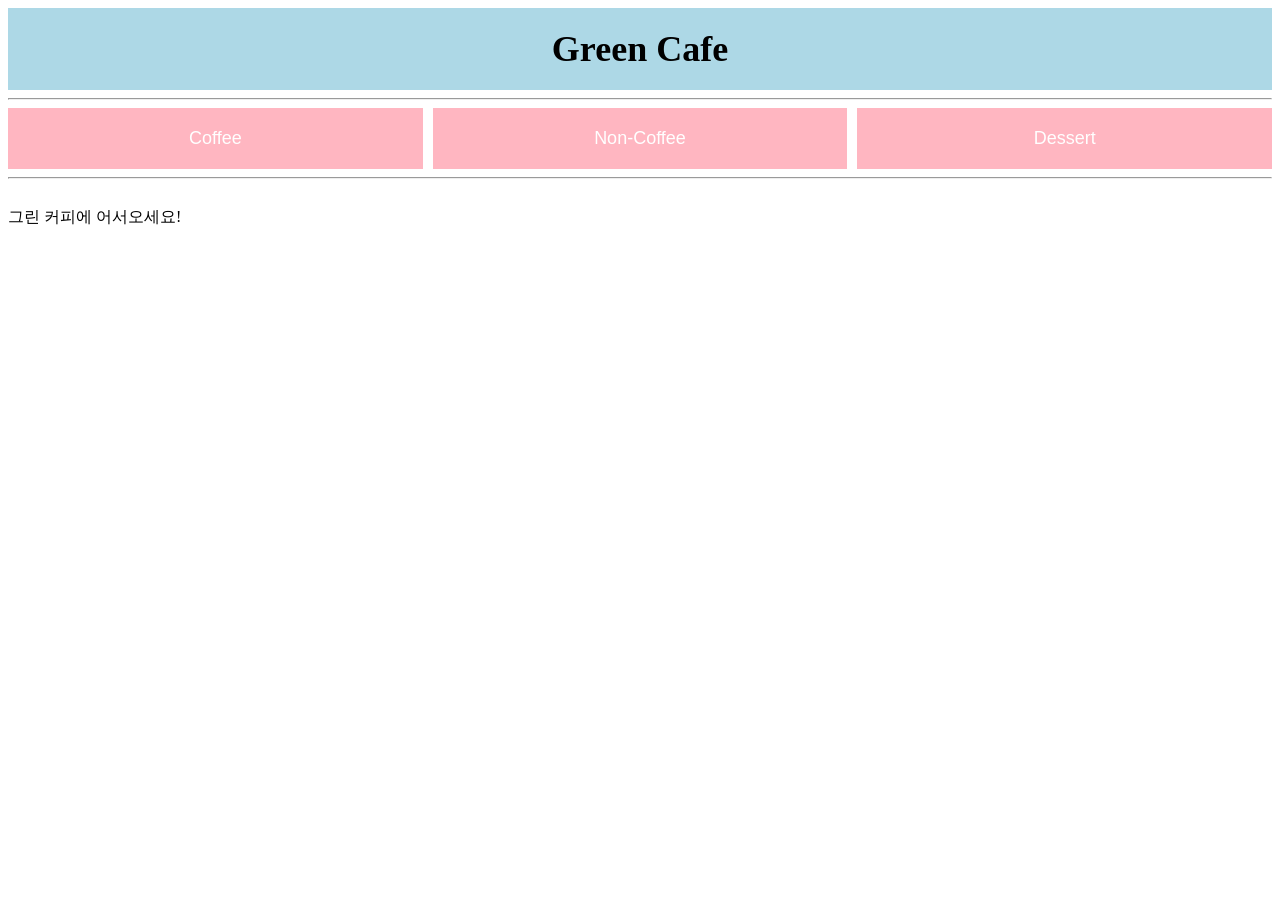
<file: index.html>
<!DOCTYPE html>
<html lang="ko">

<head>
    <meta charset="UTF-8">
    <meta name="viewport" content="width=device-width, initial-scale=1.0">
    <title>Green Cafe</title>

    <style>
        header {
            font-size: 36px;
            font-weight: bold;
            text-align: center;
            background-color: lightblue;
            padding: 20px;
        }

        .grid-container {
            display: grid;
            grid-template-columns: repeat(3, 1fr);
            gap: 10px;
        }

        .grid-item {
            background-color: lightpink;
            padding: 20px;
            text-align: center;
            color: white;
            border: none;
            font-size: 18px;
            cursor: pointer;
        }

        .grid-item:hover {
            background-color: hotpink;
        }

        .content-container {
            display: grid;
            grid-template-columns: repeat(3, 1fr);
            gap: 20px;
            padding: 20px 0;
        }

        .menu-card {
            border: 1px solid lightgray;
            border-radius: 10px;
            padding: 15px;
            text-align: center;
            background-color: seashell;
        }

        .menu-card img {
            width: 100%;
            height: 180px;
            object-fit: cover;
            border-radius: 8px;
        }

        .menu-card h3 {
            color: black;
        }

        .menu-card p {
            color: orange;
            font-weight: bold;
        }

        
    </style>
</head>

<body>

    <header>Green Cafe</header>

    <hr>

    <div class="grid-container">
        <button class="grid-item" data-file="coffee_menu.txt">
            Coffee
        </button>

        <button class="grid-item" data-file="non_coffee_menu.txt">
            Non-Coffee
        </button>

        <button class="grid-item" data-file="dessert_menu.txt">
            Dessert
        </button>
    </div>

    <hr>

    <div class="content-container">
        그린 커피에 어서오세요!
    </div>

    <script>

        const buttons = document.querySelectorAll(".grid-item");
        const content = document.querySelector(".content-container");

        buttons.forEach(function (button) {

            button.addEventListener("click", function () {

                const fileName = button.dataset.file;

                const xhttp = new XMLHttpRequest();

                xhttp.open("GET", fileName);

                xhttp.onload = function () {
                    
                    const menus = JSON.parse(xhttp.responseText);

                    //메뉴 비우기
                    content.innerHTML = "";

                    //메뉴 하나씩 화면에 출력
                    menus.forEach(function (menu) {

                        const card = document.createElement("div");
                        card.className = "menu-card";

                        card.innerHTML = `
                                    <img src="${menu.사진}" alt="${menu.이름}">
                                    <h3>${menu.이름}</h3>
                                    <p>${menu.가격.toLocaleString()}원</p>`;

                        content.appendChild(card);
                    });

                };

                xhttp.send();
            });
        });
    </script>

</body>

</html>
</file>
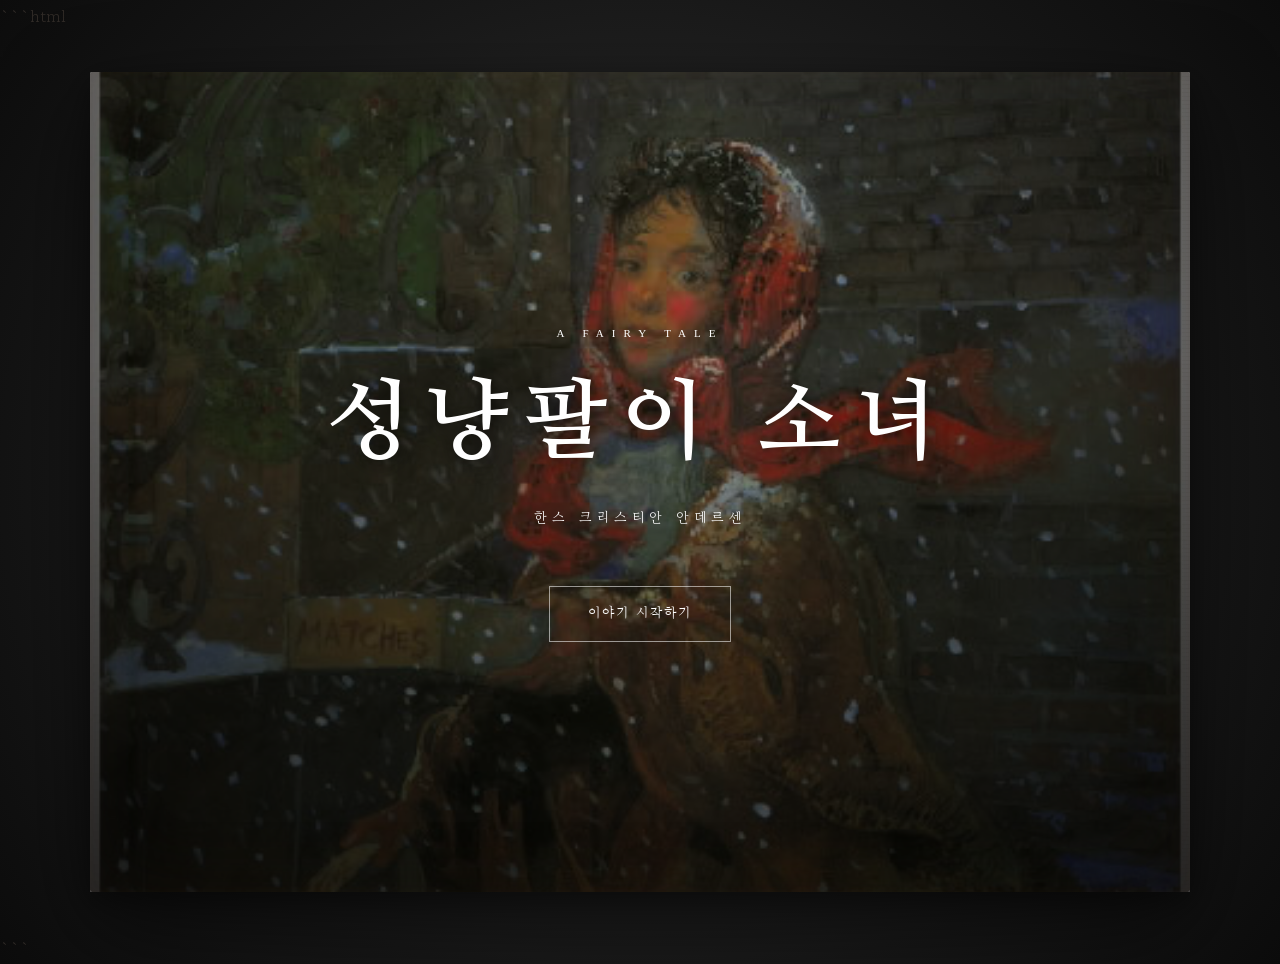
<file: fairytale/index.html>
```html
<!DOCTYPE html>
<html lang="ko">

<head>
    <meta charset="UTF-8">
    <meta name="viewport" content="width=device-width, initial-scale=1.0">

    <title>성냥팔이 소녀</title>

    <link rel="preconnect" href="https://fonts.googleapis.com">
    <link rel="preconnect" href="https://fonts.gstatic.com" crossorigin>

    <link href="https://fonts.googleapis.com/css2?family=Gowun+Batang&family=Nanum+Myeongjo:wght@400;700&display=swap" rel="stylesheet">

    <link rel="stylesheet" href="style.css">
</head>

<body>

    <main class="book cover">

        <div class="cover-image">
            <img src="images/cover.jpg" alt="눈 내리는 겨울밤의 성냥팔이 소녀">
        </div>

        <div class="cover-overlay"></div>

        <div class="cover-content">

            <p class="cover-small">
                A FAIRY TALE
            </p>

            <h1>성냥팔이 소녀</h1>

            <p class="cover-author">
                한스 크리스티안 안데르센
            </p>

            <a href="page1.html" class="start-button">
                이야기 시작하기
            </a>

        </div>

    </main>

</body>
</html>
```
</file>
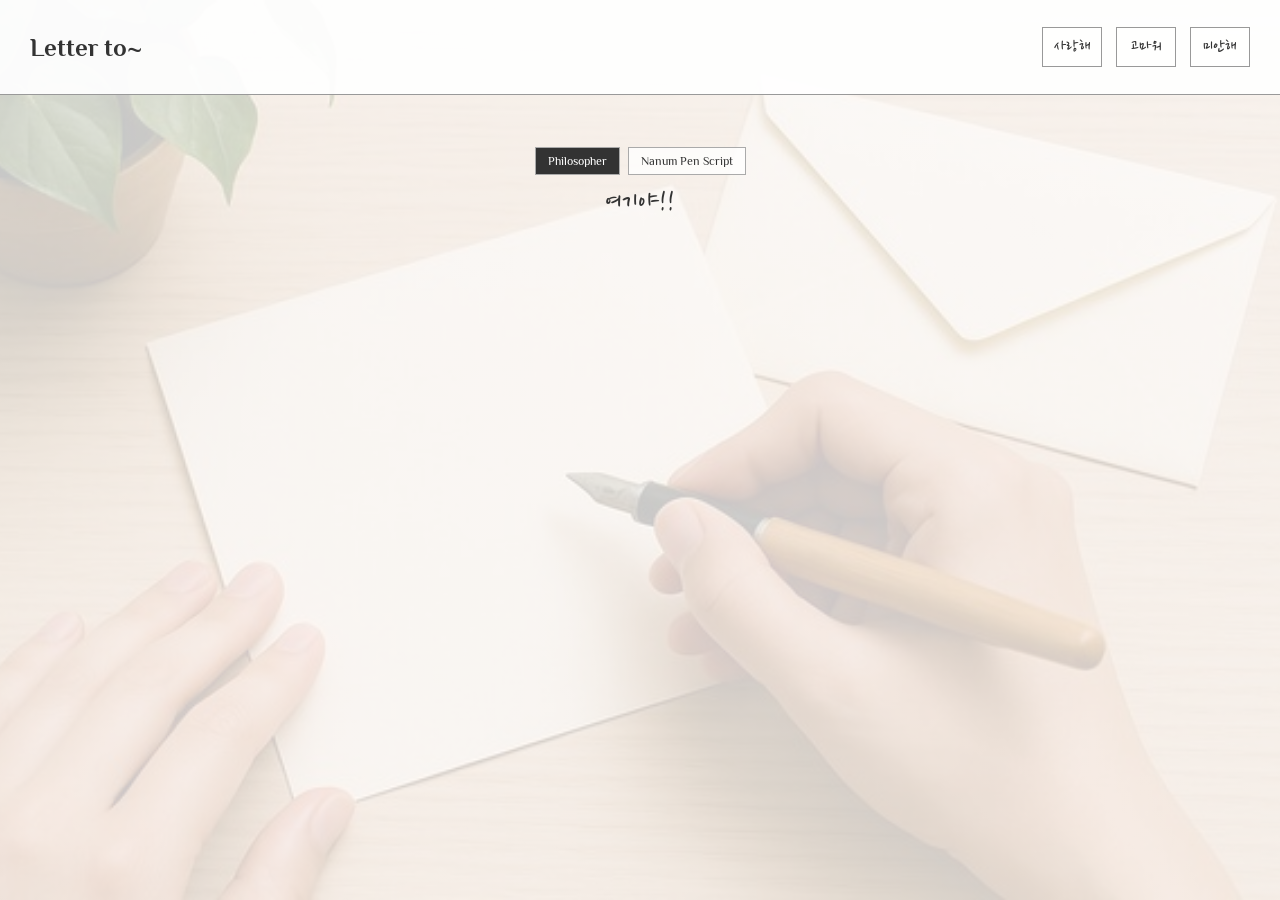
<file: love.html>
<!DOCTYPE html>
<html lang="ko">

<head>

    <meta charset="UTF-8">

    <meta name="viewport"
          content="width=device-width, initial-scale=1.0">

    <title>Letter to- 사랑해</title>


    <!-- Google Fonts -->

    <link rel="preconnect" href="https://fonts.googleapis.com">
    <link rel="preconnect" href="https://fonts.gstatic.com" crossorigin>
    <link href="https://fonts.googleapis.com/css2?family=Nanum+Pen+Script&family=Philosopher:ital,wght@0,400;0,700;1,400;1,700&display=swap" rel="stylesheet">


    <!-- CSS -->

    <link rel="stylesheet"
          href="style.css">

</head>


<body>

<div class="page">


    <!-- =========================
         HEADER
    ========================== -->

    <header>

        <a href="index.html"
           class="logo">

            Letter to~

        </a>


        <nav>

            <ul>

                <li>
                    <a href="love.html">
                        사랑해
                    </a>
                </li>

                <li>
                    <a href="thanks.html">
                        고마워
                    </a>
                </li>

                <li>
                    <a href="sorry.html">
                        미안해
                    </a>
                </li>

            </ul>

        </nav>

    </header>



    <!-- =========================
         LETTER PAGE
    ========================== -->

    <main class="letter-page">


        <!-- =========================
             FONT SELECT
        ========================== -->

        <div class="font-select">


            <!-- Philosopher -->

            <input type="radio"
                   name="font"
                   id="philosopher"
                   checked>

            <label for="philosopher">

                Philosopher

            </label>


            <!-- Nanum Pen Script -->

            <input type="radio"
                   name="font"
                   id="nanum-pen-script">

            <label for="nanum-pen-script">

                Nanum Pen Script

            </label>


        </div>



        <!-- =========================
             REVEAL AREA
        ========================== -->

        <div class="reveal-area">


            <!-- 여기야 -->

            <div class="reveal-btn">

                여기야!!

            </div>



            <!-- =========================
                 CARD
            ========================== -->

            <div class="letter-card">


                <!-- 이미지 -->

                <div class="letter-image">

                    <img src="images/love.jpg"
                         alt="사랑하는 사람과의 추억">

                </div>


                <!-- 제목 -->

                <h1 class="letter-title">

                    사랑해

                </h1>


                <!-- 내용 -->

                <p class="letter-content">

                    말로 표현하기에는 부족하지만<br>

                    항상 네가 있어서 고마워.<br>

                    함께 웃었던 순간들이<br>

                    내게는 참 소중해.

                </p>


            </div>

        </div>


    </main>


</div>

</body>

</html>
</file>
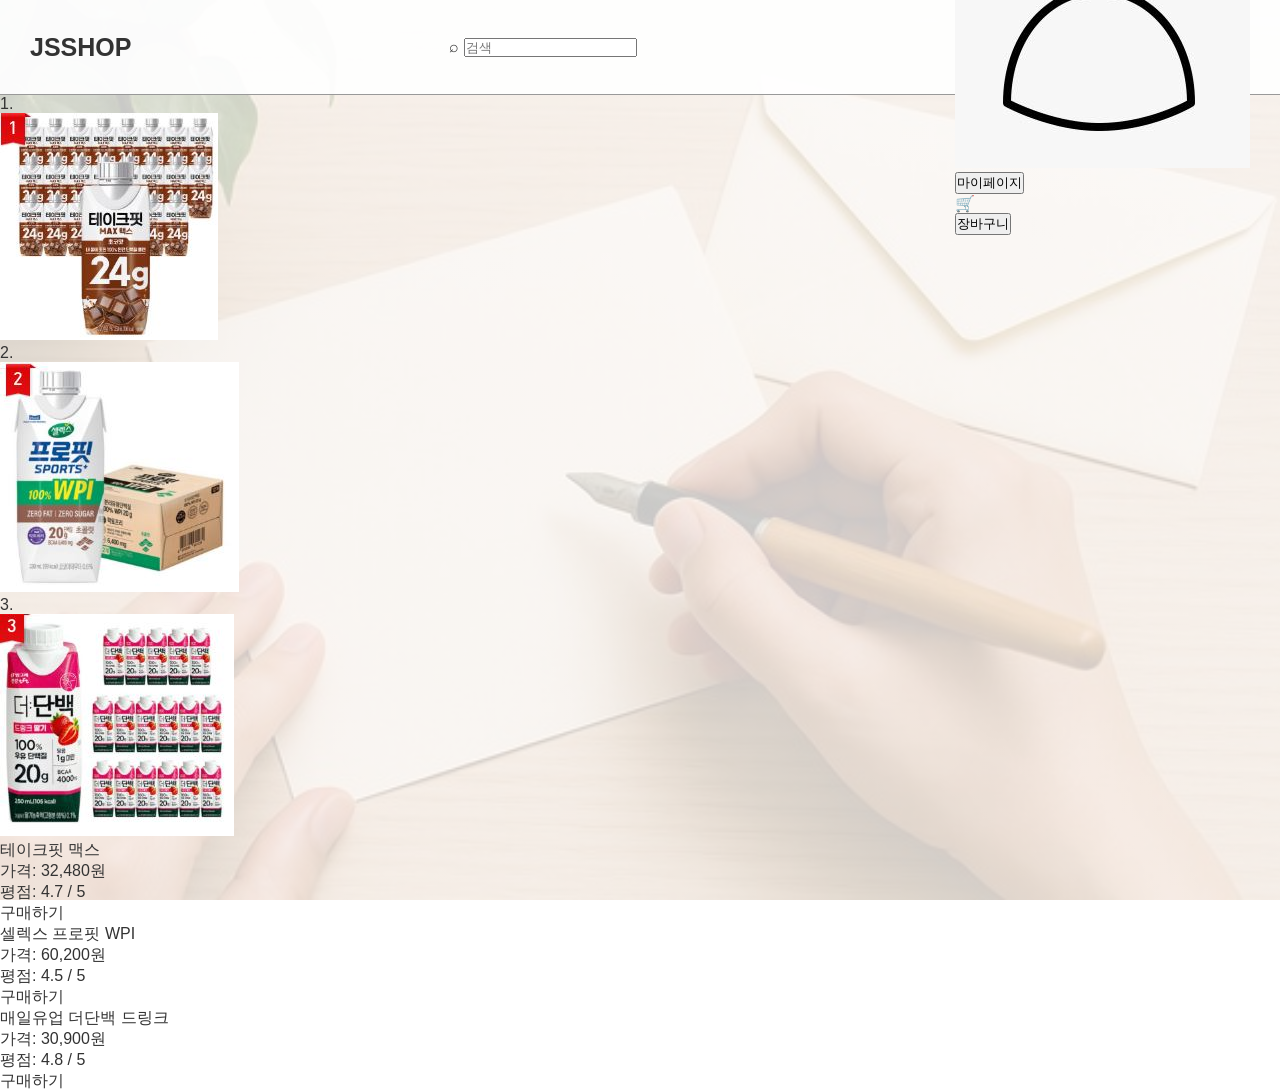
<file: new_product.html>
<!DOCTYPE html>
<html lang="en">
<head>
    <meta charset="UTF-8">
    <meta name="viewport" content="width=device-width, initial-scale=1.0">
    <title>이달의 신상품</title>

    <link rel="stylesheet" href="style.css">
</head>
<body>
    <div class="site">

        <!-- 상단 헤더 -->
        <header class="header">

            <!-- 사이트 이름 -->
            <div class="logo">
                JSSHOP
            </div>


            <!-- 검색창 -->
            <div class="search-box">
                <span class="search-icon">⌕</span>
                <input type="text" placeholder="검색">
            </div>

            <!-- 오른쪽 메뉴 -->
            <div class="header-menu">

                <!-- 마이페이지 -->
                <div class="header-item">
                    <div class="person-icon">
                        <img src="icon/user.JPG">
                    </div>

                    <button> 마이페이지</button>
                </div>


                <!-- 장바구니 -->
                <div class="header-item">
                    <div class="cart-icon">🛒</div>

                    <button>장바구니</button>
                </div>

            </div>

        </header>



        <!-- 제품 목록 -->
        <main class="product-page">

            <!-- 왼쪽 제품 이미지 영역 -->
            <section class="product-gallery">


                <!-- 제품 1 -->
                <div class="gallery-item">

                    <div class="number">1.</div>

                    <div class="gallery-image">
                        <img src="img/new_product1.JPG" alt="테이크핏 맥스">
                    </div>

                </div>


                <!-- 제품 2 -->
                <div class="gallery-item">

                    <div class="number">2.</div>

                    <div class="gallery-image">
                        <img src="img/new_product2.JPG" alt="셀렉스 프로핏 WPI">
                    </div>

                </div>


                <!-- 제품 3 -->
                <div class="gallery-item">

                    <div class="number">3.</div>

                    <div class="gallery-image">
                        <img src="img/new_product3.JPG" alt="크레아틴 제품">
                    </div>

                </div>

            </section>



            <!-- 오른쪽 제품 정보 -->
            <section class="product-info-list">

                <!--  제품 1 -->
                <div class="product-info">

                    <div class="info-name">테이크핏 맥스</div>

                    <div class="info-detail">

                        <div>가격: 32,480원</div>

                        <div>평점: 4.7 / 5</div>

                        <a href="product_detail1.html" class="buy-button">
                            구매하기
                        </a>

                    </div>

                </div>



                <!-- 제품 2 -->
                <div class="product-info">

                    <div class="info-name">셀렉스 프로핏 WPI</div>

                    <div class="info-detail">

                        <div>가격: 60,200원</div>

                        <div>평점: 4.5 / 5</div>

                        <a href="#" class="buy-button">
                            구매하기
                        </a>

                    </div>

                </div>



                <!-- 제품 3 -->
                <div class="product-info">

                    <div class="info-name">매일유업 더단백 드링크</div>

                    <div class="info-detail">

                        <div>가격: 30,900원</div>

                        <div> 평점: 4.8 / 5</div>

                        <a href="#" class="buy-button">
                            구매하기
                        </a>

                    </div>

                </div>

            </section>

        </main>

    </div>
</body>
</html>
</file>
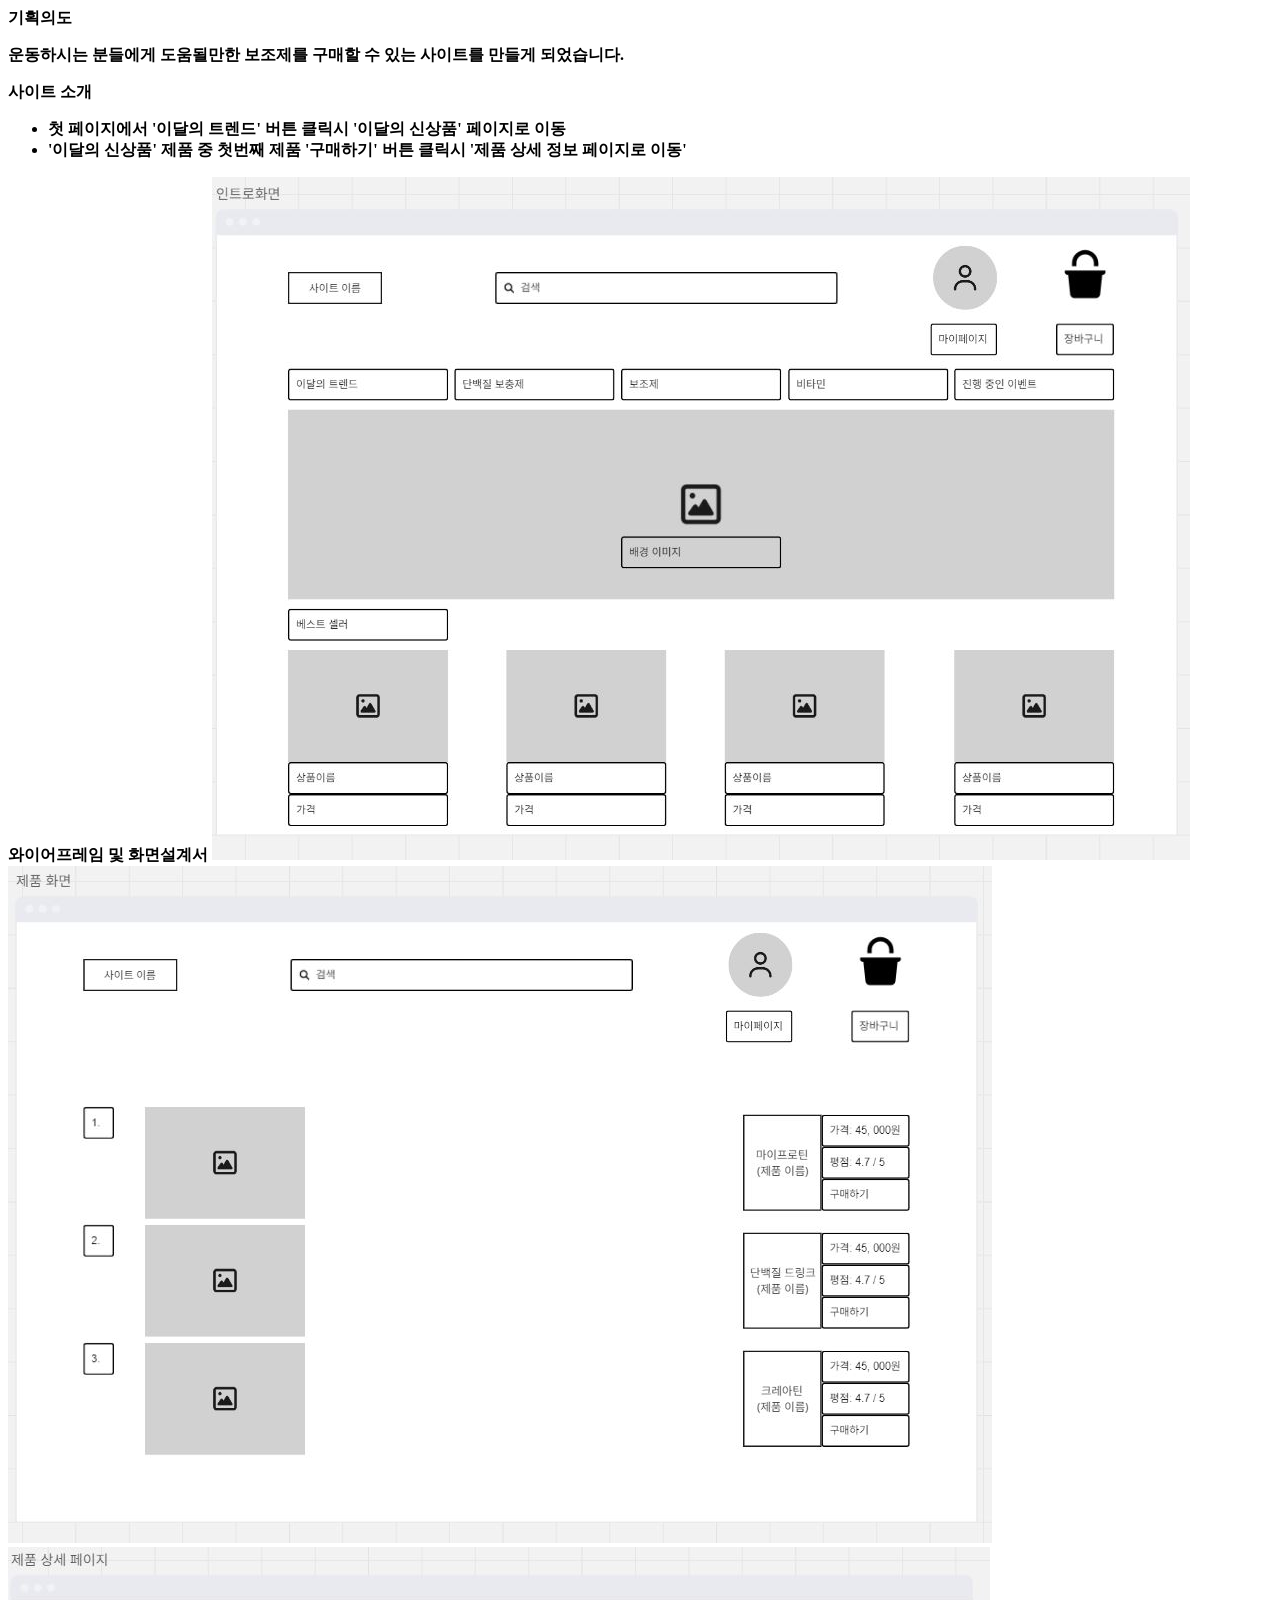
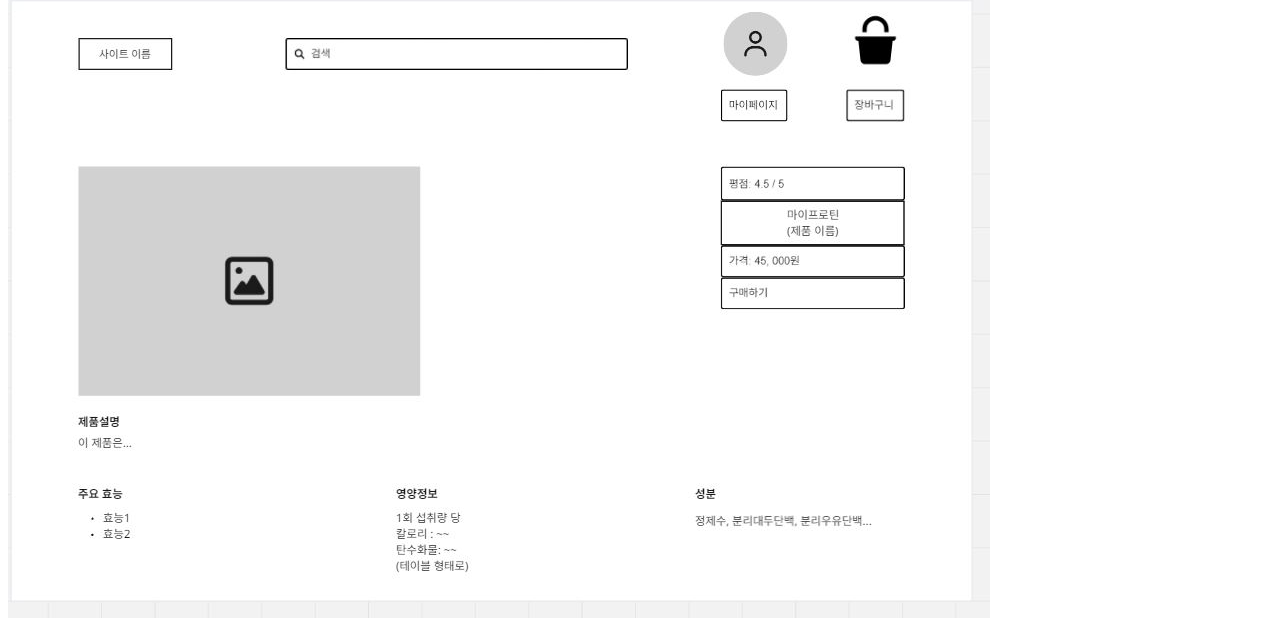
<file: page_description.html>
<!DOCTYPE html>
<html lang="en">
<head>
    <meta charset="UTF-8">
    <meta name="viewport" content="width=device-width, initial-scale=1.0">
    <title>Document</title>
    <style>
        .head {
            font-weight: bold;
        }
    </style>
</head>
<body>
    <div class="head">
        기획의도
        <p>
            운동하시는 분들에게 도움될만한 보조제를 구매할 수 있는 사이트를 만들게 되었습니다.
        </p>
    </div>
    <div class="head">
        사이트 소개
        <ul>
            <li>
                첫 페이지에서 '이달의 트렌드' 버튼 클릭시 '이달의 신상품' 페이지로 이동
            </li>
            <li>
                '이달의 신상품' 제품 중 첫번째 제품 '구매하기' 버튼 클릭시 '제품 상세 정보 페이지로 이동'
            </li>
        </ul>
    </div>
    <div class="head">
        와이어프레임 및 화면설계서
        <img src="wireframe/wireframe1.JPG">
        <img src="wireframe/wireframe2.JPG">
        <img src="wireframe/wireframe3.JPG">
    </div>
</body>
</html>
</file>
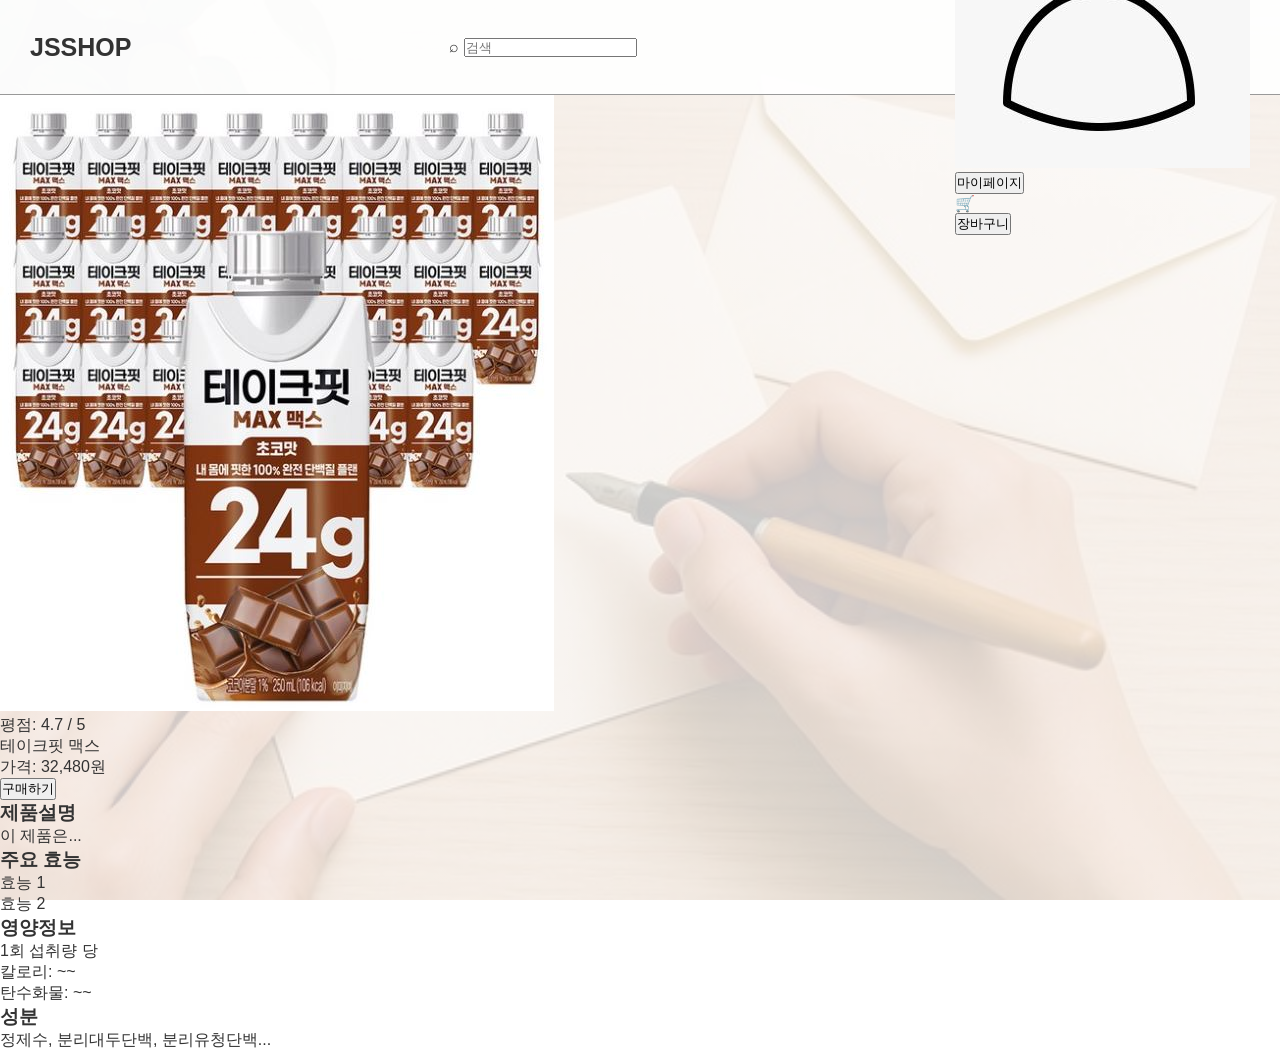
<file: product_detail1.html>
<!DOCTYPE html>
<html lang="en">
<head>
    <meta charset="UTF-8">
    <meta name="viewport" content="width=device-width, initial-scale=1.0">
    <title>제품 상세 정보</title>

    <link rel="stylesheet" href="style.css">
</head>
<body>
    <div class="site">

        <!-- 상단 헤더 -->
        <header class="header">

            <!-- 사이트 이름 -->
            <div class="logo">
                JSSHOP
            </div>


            <!-- 검색창 -->
            <div class="search-box">
                <span class="search-icon">⌕</span>
                <input type="text" placeholder="검색">
            </div>

            <!-- 오른쪽 메뉴 -->
            <div class="header-menu">

                <!-- 마이페이지 -->
                <div class="header-item">
                    <div class="person-icon">
                        <img src="icon/user.JPG">
                    </div>

                    <button> 마이페이지</button>
                </div>


                <!-- 장바구니 -->
                <div class="header-item">
                    <div class="cart-icon">🛒</div>

                    <button>장바구니</button>
                </div>

            </div>

        </header>



        <!-- 제품 상세 정보 -->
        <main class="detail-page">


            <!-- 왼쪽 제품 이미지 -->
            <section class="detail-image">

                <img src="img/product_detail1.JPG" alt="테이크핏 맥스 제품 상세 이미지">

            </section>



            <!-- 오른쪽 제품 정보 -->
            <section class="detail-info">

                <!-- 평점 -->
                <div class="detail-rating">평점: 4.7 / 5</div>


                <!-- 제품명 -->
                <div class="detail-name">테이크핏 맥스</div>


                <!-- 가격 -->
                <div class="detail-price">가격: 32,480원</div>


                <!-- 구매 버튼 -->
                <button class="detail-buy">구매하기</button>

            </section>



            <!-- 제품 설명 -->
            <section class="description">

                <h3>제품설명</h3>

                <p>
                    이 제품은...
                </p>

            </section>



            <!-- 제품 상세 정보 -->
            <section class="detail-information">


                <!-- 주요 효능 -->
                <div class="information-box">

                    <h3>주요 효능</h3>

                    <ul>
                        <li>효능 1</li>
                        <li>효능 2</li>
                    </ul>

                </div>



                <!-- 영양정보 -->
                <div class="information-box">

                    <h3>영양정보</h3>

                    <p>
                        1회 섭취량 당
                    </p>

                    <p>
                        칼로리: ~~
                    </p>

                    <p>
                        탄수화물: ~~
                    </p>

                </div>



                <!-- 성분 -->
                <div class="information-box">

                    <h3>성분</h3>

                    <p>
                        정제수, 분리대두단백,
                        분리유청단백...
                    </p>

                </div>

            </section>

        </main>

    </div>
</body>
</html>
</file>
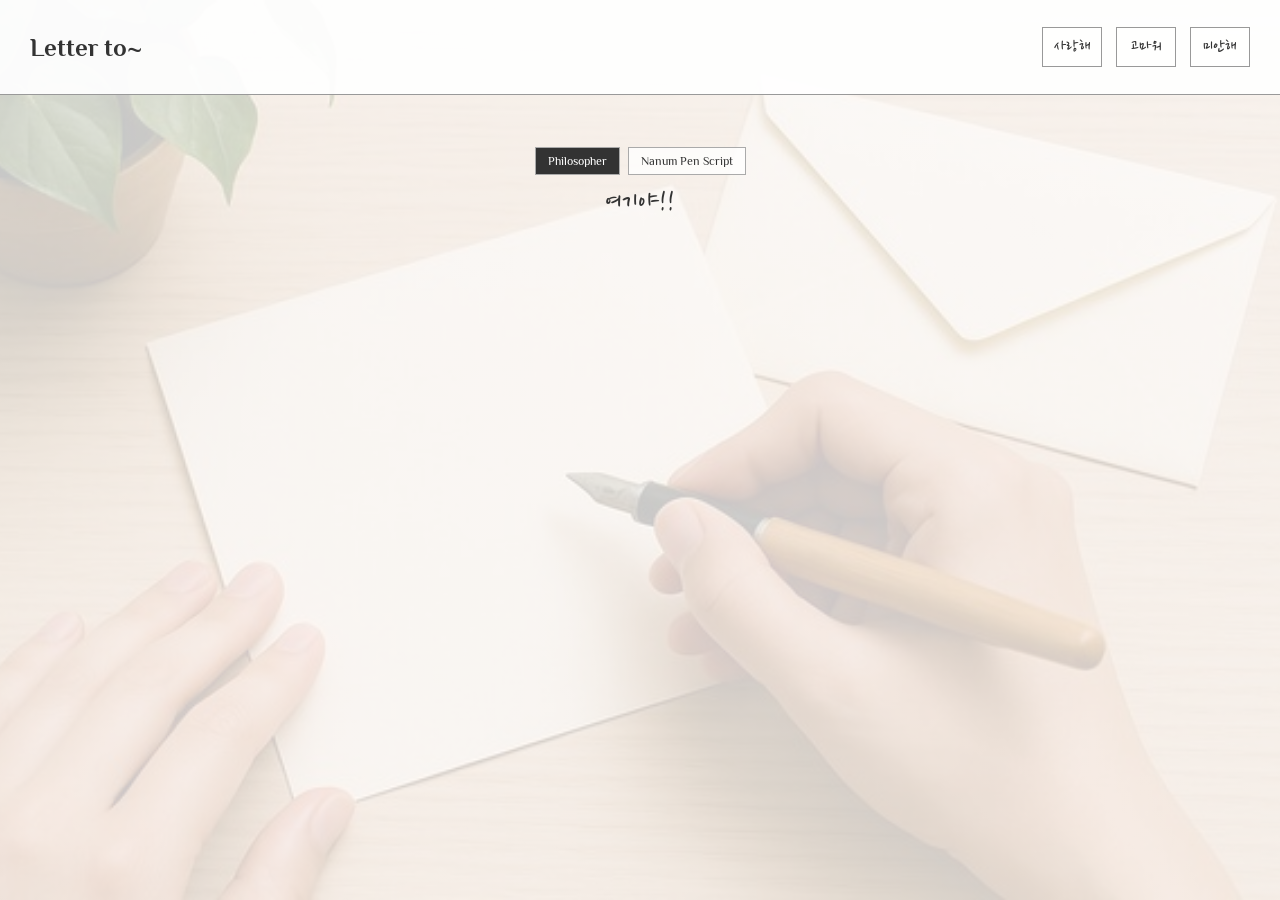
<file: sorry.html>
<!DOCTYPE html>
<html lang="ko">

<head>

    <meta charset="UTF-8">

    <meta name="viewport"
          content="width=device-width, initial-scale=1.0">

    <title>Letter to- 미안해</title>


    <link rel="preconnect" href="https://fonts.googleapis.com">
    <link rel="preconnect" href="https://fonts.gstatic.com" crossorigin>
    <link href="https://fonts.googleapis.com/css2?family=Nanum+Pen+Script&family=Philosopher:ital,wght@0,400;0,700;1,400;1,700&display=swap" rel="stylesheet">


    <link rel="stylesheet"
          href="style.css">

</head>


<body>

<div class="page">


    <header>

        <a href="index.html"
           class="logo">

            Letter to~

        </a>


        <nav>

            <ul>

                <li>
                    <a href="love.html">
                        사랑해
                    </a>
                </li>

                <li>
                    <a href="thanks.html">
                        고마워
                    </a>
                </li>

                <li>
                    <a href="sorry.html">
                        미안해
                    </a>
                </li>

            </ul>

        </nav>

    </header>



    <main class="letter-page">


        <!-- 폰트 선택 -->

        <div class="font-select">

            <input type="radio"
                   name="font"
                   id="philosopher"
                   checked>

            <label for="philosopher">
                Philosopher
            </label>


            <input type="radio"
                   name="font"
                   id="nanum-pen-script">

            <label for="nanum-pen-script">
                Nanum Pen Script
            </label>

        </div>



        <!-- 카드 등장 -->

        <div class="reveal-area">


            <div class="reveal-btn">

                여기야!!

            </div>


            <div class="letter-card">


                <div class="letter-image">

                    <img src="images/sorry.webp"
                         alt="미안한 마음을 담은 사진">

                </div>


                <h1 class="letter-title">

                    미안해

                </h1>


                <p class="letter-content">

                    그때는 미처 하지 못했던 말이 있어.<br>

                    생각할수록 마음에 남아.<br>

                    조금 더 이해하고<br>

                    조금 더 배려했어야 했는데<br>

                    정말 미안해.

                </p>


            </div>

        </div>


    </main>


</div>

</body>

</html>
</file>
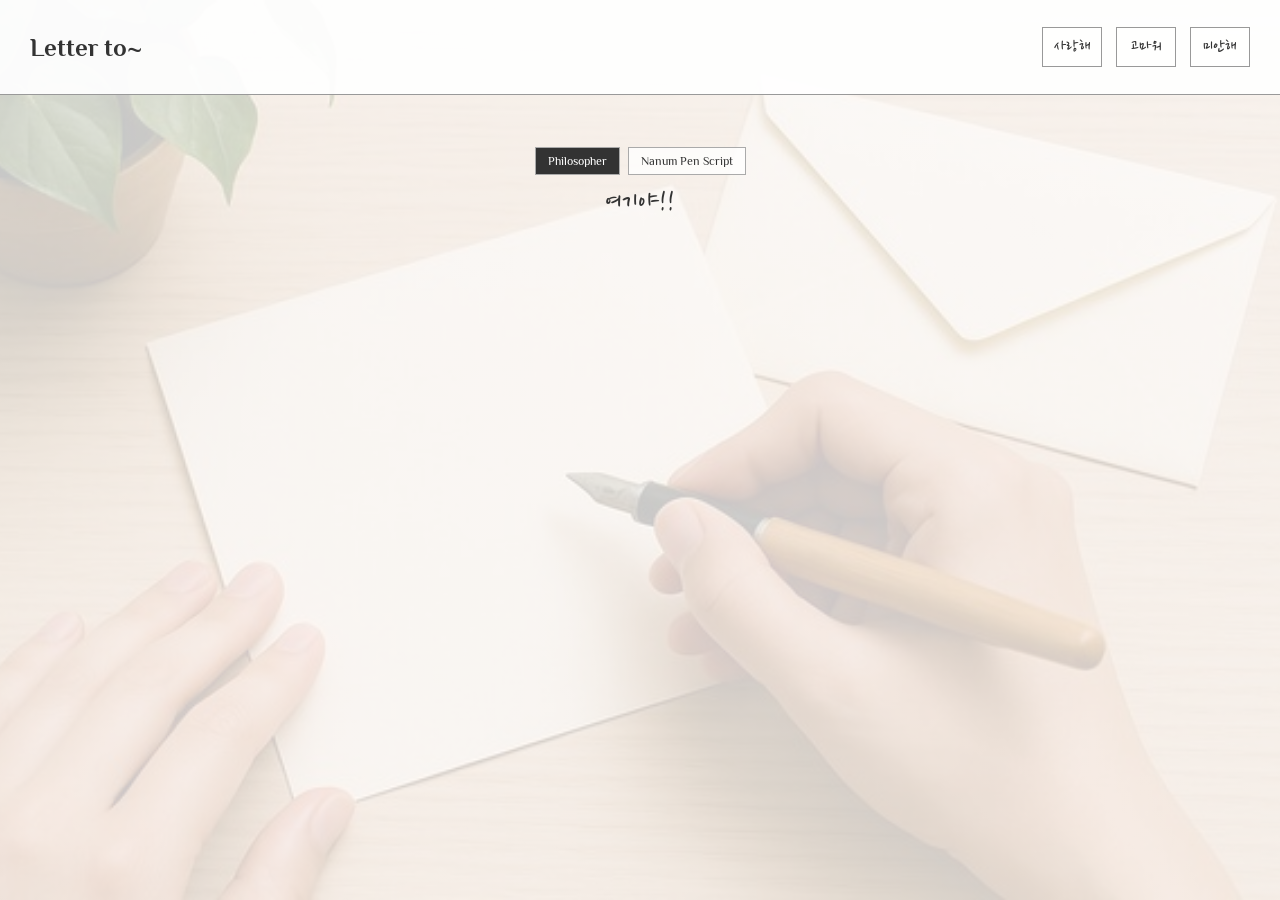
<file: thanks.html>
<!DOCTYPE html>
<html lang="ko">

<head>

    <meta charset="UTF-8">

    <meta name="viewport"
          content="width=device-width, initial-scale=1.0">

    <title>Letter to- 고마워</title>


    <link rel="preconnect" href="https://fonts.googleapis.com">
    <link rel="preconnect" href="https://fonts.gstatic.com" crossorigin>
    <link href="https://fonts.googleapis.com/css2?family=Nanum+Pen+Script&family=Philosopher:ital,wght@0,400;0,700;1,400;1,700&display=swap" rel="stylesheet">

    <link rel="stylesheet"
          href="style.css">

</head>


<body>

<div class="page">


    <header>

        <a href="index.html"
           class="logo">

            Letter to~

        </a>


        <nav>

            <ul>

                <li>
                    <a href="love.html">
                        사랑해
                    </a>
                </li>

                <li>
                    <a href="thanks.html">
                        고마워
                    </a>
                </li>

                <li>
                    <a href="sorry.html">
                        미안해
                    </a>
                </li>

            </ul>

        </nav>

    </header>



    <main class="letter-page">


        <!-- 폰트 선택 -->

        <div class="font-select">

            <input type="radio"
                   name="font"
                   id="philosopher"
                   checked>

            <label for="philosopher">
                Philosopher
            </label>


            <input type="radio"
                   name="font"
                   id="nanum-pen-script">

            <label for="nanum-pen-script">
                Nanum Pen Script
            </label>

        </div>



        <!-- 카드 등장 영역 -->

        <div class="reveal-area">


            <div class="reveal-btn">

                여기야!!

            </div>


            <div class="letter-card">


                <div class="letter-image">

                    <img src="images/thanks.jpg"
                         alt="고마운 사람과의 추억">

                </div>


                <h1 class="letter-title">

                    고마워

                </h1>


                <p class="letter-content">

                    힘들 때 옆에 있어줘서<br>

                    아무 말 없이 기다려줘서<br>

                    그리고 언제나 따뜻하게<br>

                    웃어줘서 고마워.

                </p>


            </div>

        </div>


    </main>


</div>

</body>

</html>
</file>
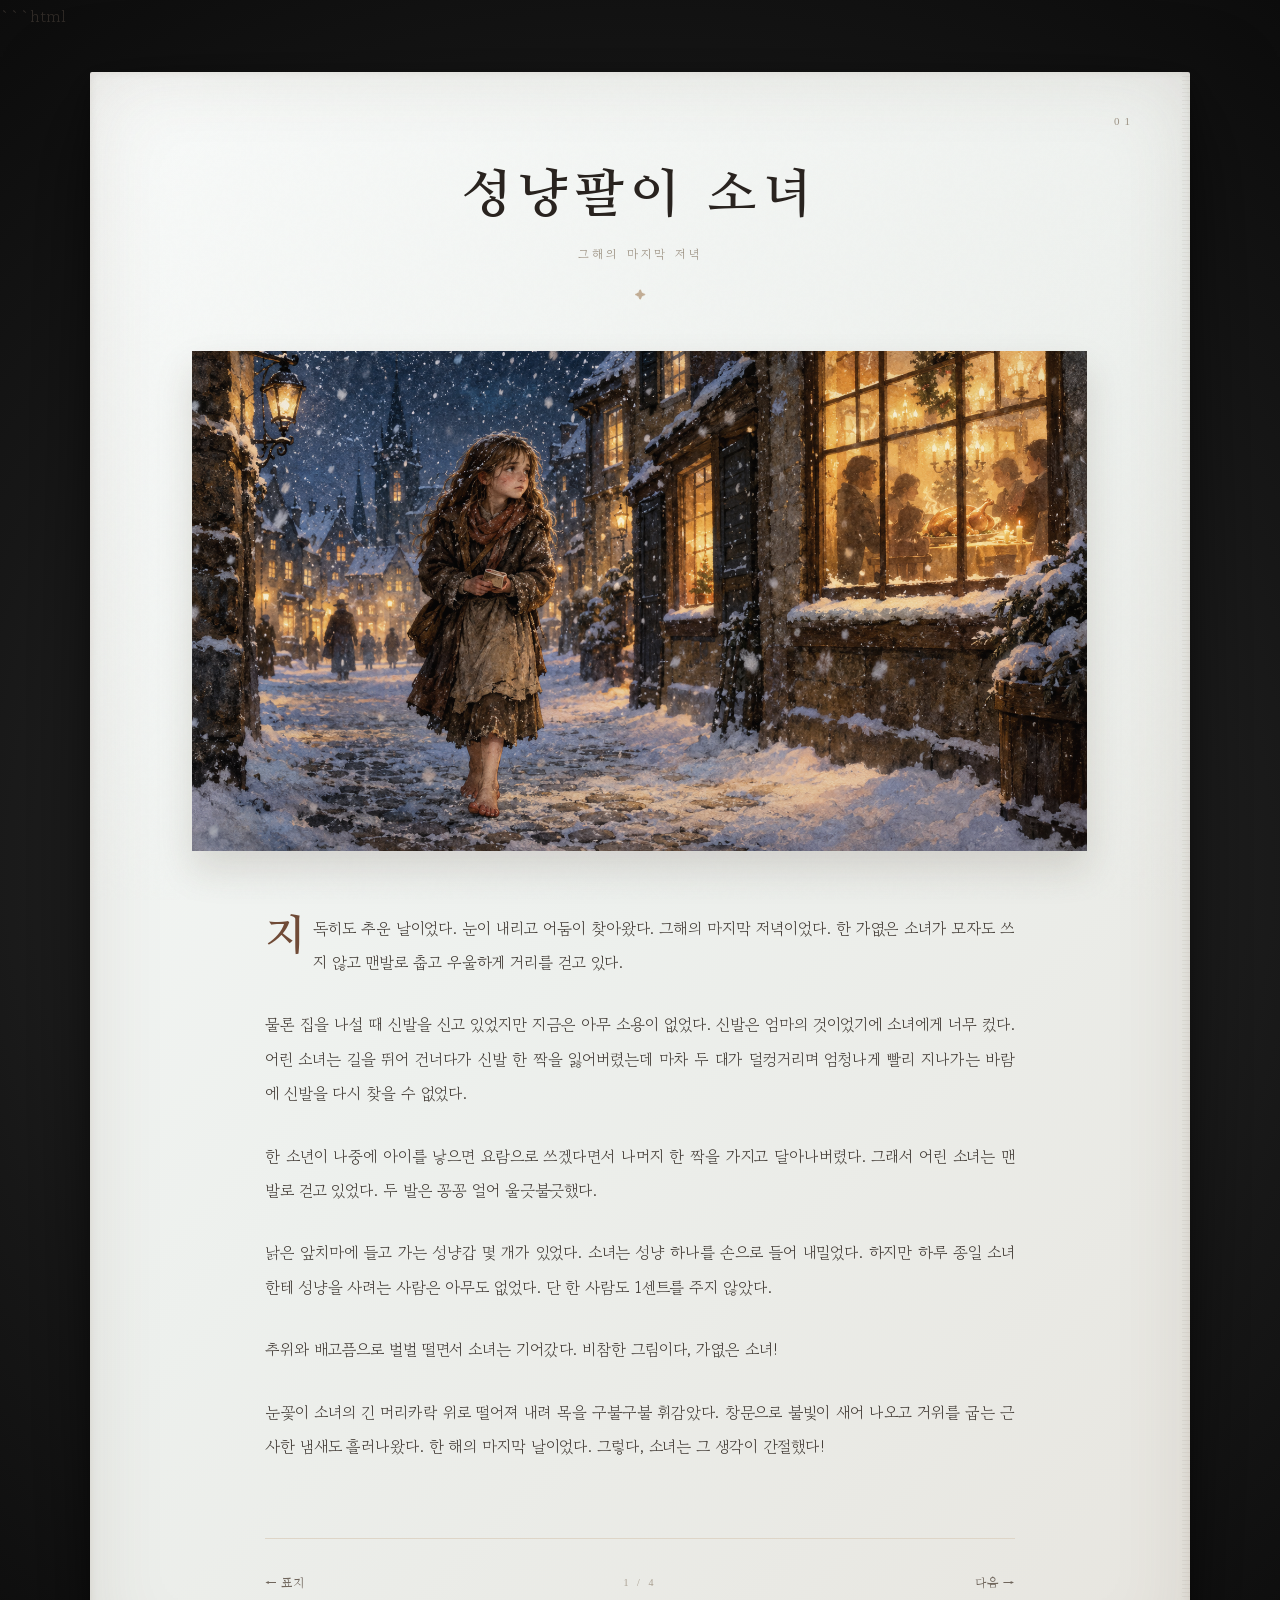
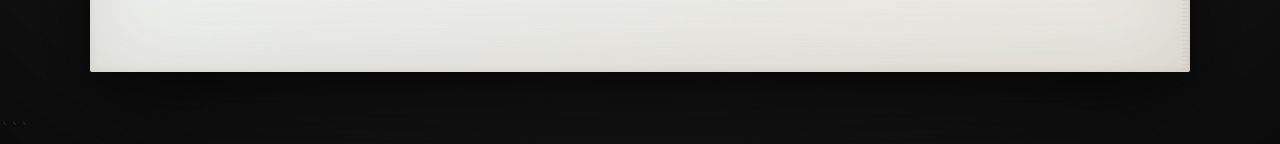
<file: fairytale/page1.html>
```html
<!DOCTYPE html>
<html lang="ko">

<head>
    <meta charset="UTF-8">
    <meta name="viewport" content="width=device-width, initial-scale=1.0">

    <title>성냥팔이 소녀 - 1</title>

    <link rel="preconnect" href="https://fonts.googleapis.com">
    <link rel="preconnect" href="https://fonts.gstatic.com" crossorigin>

    <link href="https://fonts.googleapis.com/css2?family=Gowun+Batang&family=Nanum+Myeongjo:wght@400;700&display=swap" rel="stylesheet">

    <link rel="stylesheet" href="style.css">
</head>

<body class="page-01">

    <main class="book story-page">

        <div class="page-number">
            01
        </div>

        <header class="story-header">

            <h1>성냥팔이 소녀</h1>

            <p>
                그해의 마지막 저녁
            </p>

        </header>

        <div class="story-image">
            <img
                src="images/match-girl-01.png"
                alt="눈 내리는 거리에서 성냥을 파는 소녀">
        </div>

        <article class="story-text">

            <p>
                지독히도 추운 날이었다. 눈이 내리고 어둠이 찾아왔다.
                그해의 마지막 저녁이었다. 한 가엾은 소녀가 모자도 쓰지 않고
                맨발로 춥고 우울하게 거리를 걷고 있다.
            </p>

            <p>
                물론 집을 나설 때 신발을 신고 있었지만 지금은 아무 소용이 없었다.
                신발은 엄마의 것이었기에 소녀에게 너무 컸다.
                어린 소녀는 길을 뛰어 건너다가 신발 한 짝을 잃어버렸는데
                마차 두 대가 덜컹거리며 엄청나게 빨리 지나가는 바람에
                신발을 다시 찾을 수 없었다.
            </p>

            <p>
                한 소년이 나중에 아이를 낳으면 요람으로 쓰겠다면서
                나머지 한 짝을 가지고 달아나버렸다.
                그래서 어린 소녀는 맨발로 걷고 있었다.
                두 발은 꽁꽁 얼어 울긋불긋했다.
            </p>

            <p>
                낡은 앞치마에 들고 가는 성냥갑 몇 개가 있었다.
                소녀는 성냥 하나를 손으로 들어 내밀었다.
                하지만 하루 종일 소녀한테 성냥을 사려는 사람은 아무도 없었다.
                단 한 사람도 1센트를 주지 않았다.
            </p>

            <p>
                추위와 배고픔으로 벌벌 떨면서 소녀는 기어갔다.
                비참한 그림이다, 가엾은 소녀!
            </p>

            <p>
                눈꽃이 소녀의 긴 머리카락 위로 떨어져 내려 목을 구불구불 휘감았다.
                창문으로 불빛이 새어 나오고 거위를 굽는 근사한 냄새도 흘러나왔다.
                한 해의 마지막 날이었다.
                그렇다, 소녀는 그 생각이 간절했다!
            </p>

        </article>

        <nav class="page-navigation">

            <a href="index.html">
                ← 표지
            </a>

            <span>
                1 / 4
            </span>

            <a href="page2.html">
                다음 → 
            </a>

        </nav>

    </main>

</body>
</html>
```
</file>
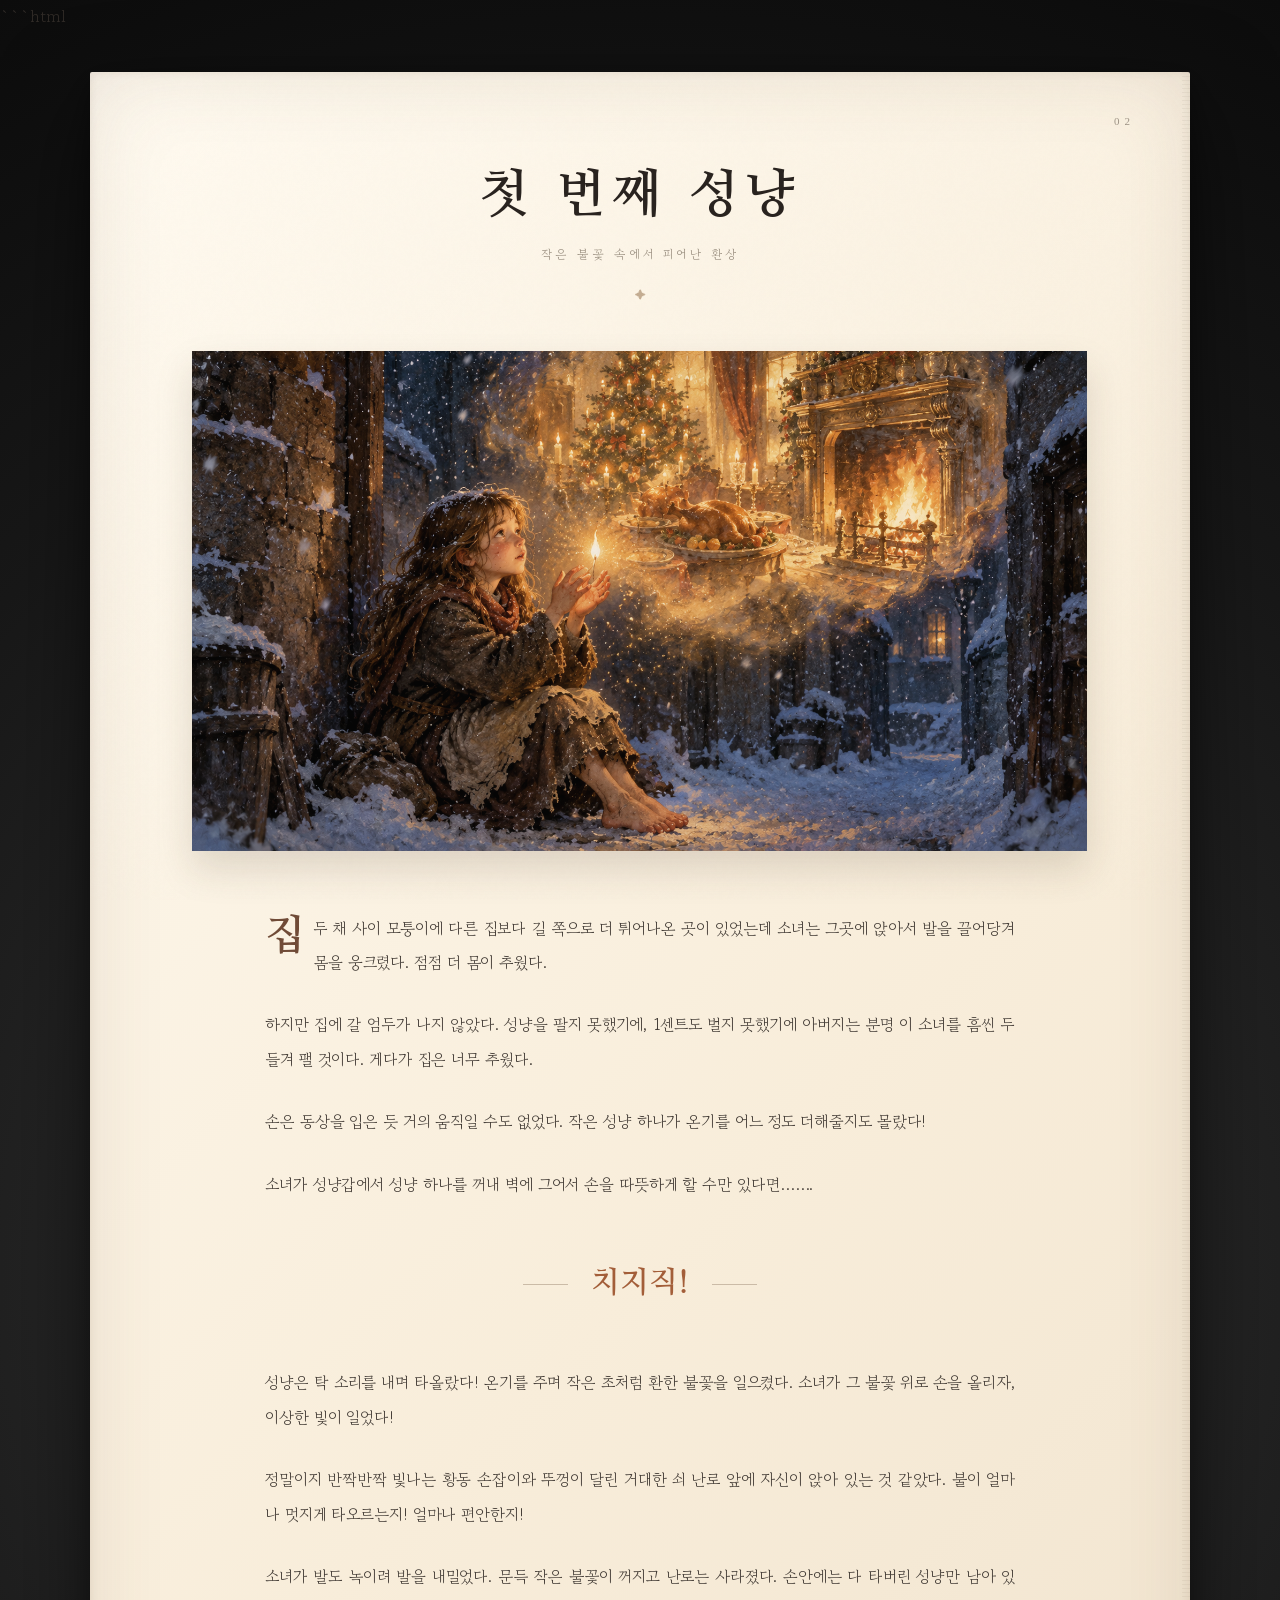
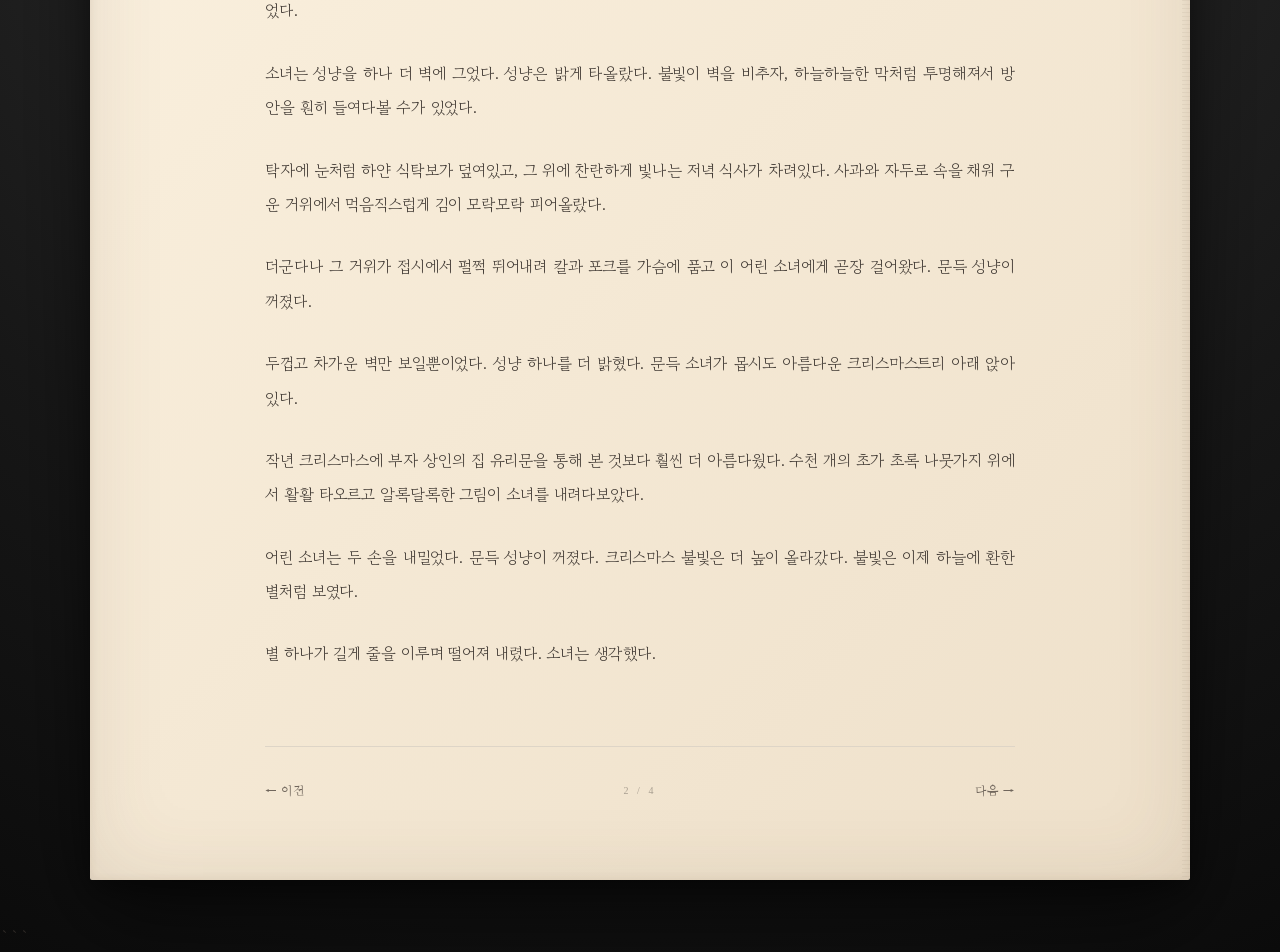
<file: fairytale/page2.html>
```html
<!DOCTYPE html>
<html lang="ko">

<head>
    <meta charset="UTF-8">
    <meta name="viewport" content="width=device-width, initial-scale=1.0">

    <title>성냥팔이 소녀 - 2</title>

    <link rel="preconnect" href="https://fonts.googleapis.com">
    <link rel="preconnect" href="https://fonts.gstatic.com" crossorigin>

    <link href="https://fonts.googleapis.com/css2?family=Gowun+Batang&family=Nanum+Myeongjo:wght@400;700&display=swap" rel="stylesheet">

    <link rel="stylesheet" href="style.css">
</head>

<body class="page-02">

    <main class="book story-page">

        <div class="page-number">
            02
        </div>

        <header class="story-header">

            <h1>첫 번째 성냥</h1>

            <p>
                작은 불꽃 속에서 피어난 환상
            </p>

        </header>

        <div class="story-image">
            <img
                src="images/match-girl-02.png"
                alt="성냥불을 바라보는 소녀와 따뜻한 난로">
        </div>

        <article class="story-text">

            <p>
                집 두 채 사이 모퉁이에 다른 집보다 길 쪽으로 더 튀어나온 곳이 있었는데
                소녀는 그곳에 앉아서 발을 끌어당겨 몸을 웅크렸다.
                점점 더 몸이 추웠다.
            </p>

            <p>
                하지만 집에 갈 엄두가 나지 않았다.
                성냥을 팔지 못했기에, 1센트도 벌지 못했기에
                아버지는 분명 이 소녀를 흠씬 두들겨 팰 것이다.
                게다가 집은 너무 추웠다.
            </p>

            <p>
                손은 동상을 입은 듯 거의 움직일 수도 없었다.
                작은 성냥 하나가 온기를 어느 정도 더해줄지도 몰랐다!
            </p>

            <p>
                소녀가 성냥갑에서 성냥 하나를 꺼내 벽에 그어서
                손을 따뜻하게 할 수만 있다면…….
            </p>

            <p class="sound">
                치지직!
            </p>

            <p>
                성냥은 탁 소리를 내며 타올랐다!
                온기를 주며 작은 초처럼 환한 불꽃을 일으켰다.
                소녀가 그 불꽃 위로 손을 올리자, 이상한 빛이 일었다!
            </p>

            <p>
                정말이지 반짝반짝 빛나는 황동 손잡이와 뚜껑이 달린
                거대한 쇠 난로 앞에 자신이 앉아 있는 것 같았다.
                불이 얼마나 멋지게 타오르는지!
                얼마나 편안한지!
            </p>

            <p>
                소녀가 발도 녹이려 발을 내밀었다.
                문득 작은 불꽃이 꺼지고 난로는 사라졌다.
                손안에는 다 타버린 성냥만 남아 있었다.
            </p>

            <p>
                소녀는 성냥을 하나 더 벽에 그었다.
                성냥은 밝게 타올랐다.
                불빛이 벽을 비추자, 하늘하늘한 막처럼 투명해져서
                방 안을 훤히 들여다볼 수가 있었다.
            </p>

            <p>
                탁자에 눈처럼 하얀 식탁보가 덮여있고,
                그 위에 찬란하게 빛나는 저녁 식사가 차려있다.
                사과와 자두로 속을 채워 구운 거위에서
                먹음직스럽게 김이 모락모락 피어올랐다.
            </p>

            <p>
                더군다나 그 거위가 접시에서 펄쩍 뛰어내려
                칼과 포크를 가슴에 품고 이 어린 소녀에게 곧장 걸어왔다.
                문득 성냥이 꺼졌다.
            </p>

            <p>
                두껍고 차가운 벽만 보일뿐이었다.
                성냥 하나를 더 밝혔다.
                문득 소녀가 몹시도 아름다운 크리스마스트리 아래 앉아 있다.
            </p>

            <p>
                작년 크리스마스에 부자 상인의 집 유리문을 통해 본 것보다
                훨씬 더 아름다웠다.
                수천 개의 초가 초록 나뭇가지 위에서 활활 타오르고
                알록달록한 그림이 소녀를 내려다보았다.
            </p>

            <p>
                어린 소녀는 두 손을 내밀었다.
                문득 성냥이 꺼졌다.
                크리스마스 불빛은 더 높이 올라갔다.
                불빛은 이제 하늘에 환한 별처럼 보였다.
            </p>

            <p>
                별 하나가 길게 줄을 이루며 떨어져 내렸다.
                소녀는 생각했다.
            </p>

        </article>

        <nav class="page-navigation">

            <a href="page1.html">
                ← 이전
            </a>

            <span>
                2 / 4
            </span>

            <a href="page3.html">
                다음 →
            </a>

        </nav>

    </main>

</body>
</html>
```
</file>
<file: fairytale/style.css>
/* =========================================================
   성냥팔이 소녀
   Premium Digital Storybook
========================================================= */


/* =========================================================
   01. 기본 초기화
========================================================= */

* {
    margin: 0;
    padding: 0;
    box-sizing: border-box;
}

html {
    scroll-behavior: smooth;
}

body {
    min-height: 100vh;

    background:
        radial-gradient(
            circle at center,
            #353535 0%,
            #181818 65%,
            #0c0c0c 100%
        );

    color: #302b27;

    font-family: "Gowun Batang", serif;

    line-height: 2;

    overflow-x: hidden;
}


/* =========================================================
   02. 웹페이지 전체 분위기
========================================================= */

body::before {
    content: "";

    position: fixed;

    inset: 0;

    pointer-events: none;

    z-index: 100;

    opacity: 0.035;

    background-image:
        url("data:image/svg+xml,%3Csvg viewBox='0 0 180 180' xmlns='http://www.w3.org/2000/svg'%3E%3Cfilter id='n'%3E%3CfeTurbulence type='fractalNoise' baseFrequency='.8' numOctaves='4' stitchTiles='stitch'/%3E%3C/filter%3E%3Crect width='100%25' height='100%25' filter='url(%23n)' opacity='.5'/%3E%3C/svg%3E");

    mix-blend-mode: multiply;
}


/* =========================================================
   03. 책 본체
========================================================= */

.book {
    position: relative;

    width: min(100% - 80px, 1100px);

    min-height: calc(100vh - 80px);

    margin: 40px auto;

    overflow: hidden;

    background:
        linear-gradient(
            135deg,
            #fffdf8 0%,
            #f8f3e9 50%,
            #f1eadc 100%
        );

    box-shadow:
        0 35px 90px rgba(0, 0, 0, 0.55),
        0 8px 25px rgba(0, 0, 0, 0.3);

    border-radius: 2px;

    animation: bookAppear 1.1s ease both;
}


/* 책 등장 */

@keyframes bookAppear {

    from {
        opacity: 0;
        transform: translateY(25px) scale(0.98);
    }

    to {
        opacity: 1;
        transform: translateY(0) scale(1);
    }
}


/* =========================================================
   04. 책 안쪽 그림자
========================================================= */

.book::before {
    content: "";

    position: absolute;

    inset: 0;

    pointer-events: none;

    z-index: 5;

    box-shadow:
        inset 0 0 80px rgba(87, 68, 46, 0.12),
        inset 0 0 10px rgba(87, 68, 46, 0.1);
}


/* =========================================================
   05. 페이지 오른쪽 종이 결
========================================================= */

.book::after {
    content: "";

    position: absolute;

    top: 0;
    right: 0;

    width: 8px;
    height: 100%;

    background:
        repeating-linear-gradient(
            to bottom,
            rgba(90, 75, 55, 0.08) 0px,
            rgba(90, 75, 55, 0.08) 1px,
            transparent 1px,
            transparent 4px
        );

    opacity: 0.7;

    pointer-events: none;
}


/* =========================================================
   06. 표지
========================================================= */

.cover {
    min-height: calc(100vh - 80px);

    display: flex;

    align-items: center;

    justify-content: center;

    background: #101010;
}


/* 표지 이미지 */

.cover-image {
    position: absolute;

    inset: 0;

    overflow: hidden;
}

.cover-image img {
    width: 100%;
    height: 100%;

    object-fit: cover;

    animation: coverZoom 12s ease-out forwards;
}


@keyframes coverZoom {

    from {
        transform: scale(1.08);
    }

    to {
        transform: scale(1);
    }
}


/* 표지 어두운 영역 */

.cover-overlay {
    position: absolute;

    inset: 0;

    background:
        linear-gradient(
            90deg,
            rgba(0, 0, 0, 0.62),
            rgba(0, 0, 0, 0.22) 55%,
            rgba(0, 0, 0, 0.62)
        );

    z-index: 1;
}


/* 아래쪽 어둡게 */

.cover-overlay::after {
    content: "";

    position: absolute;

    inset: 0;

    background:
        linear-gradient(
            transparent 35%,
            rgba(0, 0, 0, 0.65)
        );
}


/* =========================================================
   07. 표지 내용
========================================================= */

.cover-content {
    position: relative;

    z-index: 3;

    width: 100%;

    text-align: center;

    color: white;

    padding: 50px;
}


/* 작은 영문 */

.cover-small {
    font-family: Georgia, serif;

    font-size: 11px;

    letter-spacing: 8px;

    opacity: 0.8;

    margin-bottom: 28px;

    animation: fadeUp 1s 0.2s both;
}


/* 제목 */

.cover-content h1 {
    font-family: "Nanum Myeongjo", serif;

    font-size: clamp(52px, 8vw, 88px);

    font-weight: 700;

    letter-spacing: 14px;

    line-height: 1.2;

    text-shadow:
        0 3px 20px rgba(0, 0, 0, 0.7);

    animation: fadeUp 1s 0.4s both;
}


/* 작가 */

.cover-author {
    margin-top: 25px;

    font-size: 14px;

    letter-spacing: 5px;

    opacity: 0.85;

    animation: fadeUp 1s 0.6s both;
}


/* =========================================================
   08. 시작 버튼
========================================================= */

.start-button {
    position: relative;

    display: inline-block;

    margin-top: 55px;

    padding: 14px 38px;

    border: 1px solid rgba(255,255,255,0.55);

    color: white;

    text-decoration: none;

    font-family: "Nanum Myeongjo", serif;

    font-size: 13px;

    letter-spacing: 2px;

    overflow: hidden;

    transition:
        color 0.4s ease,
        border-color 0.4s ease,
        transform 0.4s ease;

    animation: fadeUp 1s 0.8s both;
}


.start-button::before {
    content: "";

    position: absolute;

    left: 0;
    top: 0;

    width: 0;
    height: 100%;

    background: rgba(255,255,255,0.95);

    transition: width 0.4s ease;

    z-index: -1;
}


.start-button:hover {
    color: #29231f;

    border-color: white;

    transform: translateY(-3px);
}


.start-button:hover::before {
    width: 100%;
}


/* =========================================================
   09. 공통 등장 애니메이션
========================================================= */

@keyframes fadeUp {

    from {
        opacity: 0;

        transform: translateY(25px);
    }

    to {
        opacity: 1;

        transform: translateY(0);
    }
}


/* =========================================================
   10. 이야기 페이지
========================================================= */

.story-page {

    padding:
        90px
        clamp(35px, 8vw, 105px)
        70px;

    background:
        linear-gradient(
            135deg,
            #fffdf8,
            #f7f1e5
        );
}


/* =========================================================
   11. 페이지 번호
========================================================= */

.page-number {
    position: absolute;

    top: 38px;

    right: 55px;

    font-family: Georgia, serif;

    font-size: 11px;

    letter-spacing: 5px;

    color: #9e9385;

    z-index: 10;
}


/* =========================================================
   12. 페이지 제목
========================================================= */

.story-header {
    text-align: center;

    margin-bottom: 45px;

    animation: fadeUp 0.9s 0.15s both;
}


.story-header h1 {
    font-family: "Nanum Myeongjo", serif;

    font-size: clamp(32px, 5vw, 52px);

    font-weight: 700;

    letter-spacing: 7px;

    color: #29231f;

    line-height: 1.3;
}


.story-header p {
    margin-top: 12px;

    color: #9b9081;

    font-size: 12px;

    letter-spacing: 3px;
}


/* 제목 아래 장식 */

.story-header::after {
    content: "✦";

    display: block;

    margin-top: 18px;

    font-family: Georgia, serif;

    font-size: 11px;

    color: #b69c7e;

    opacity: 0.8;
}


/* =========================================================
   13. 이야기 이미지
========================================================= */

.story-image {

    position: relative;

    width: 100%;

    height: clamp(320px, 45vw, 500px);

    margin-bottom: 60px;

    overflow: hidden;

    background: #ddd;

    box-shadow:
        0 18px 35px rgba(60, 45, 30, 0.15);

    animation:
        imageAppear
        1.1s
        0.25s
        both;
}


@keyframes imageAppear {

    from {
        opacity: 0;

        transform:
            translateY(25px)
            scale(0.985);
    }

    to {
        opacity: 1;

        transform:
            translateY(0)
            scale(1);
    }
}


/* 이미지 */

.story-image img {
    width: 100%;
    height: 100%;

    display: block;

    object-fit: cover;

    filter:
        saturate(82%)
        contrast(96%)
        sepia(5%);

    transition:
        transform 1.2s ease,
        filter 1.2s ease;
}


.story-image:hover img {
    transform: scale(1.035);

    filter:
        saturate(95%)
        contrast(100%)
        sepia(3%);
}


/* 이미지 위 미세한 그라데이션 */

.story-image::after {
    content: "";

    position: absolute;

    inset: 0;

    pointer-events: none;

    background:
        linear-gradient(
            180deg,
            rgba(0,0,0,0.04),
            transparent 30%,
            rgba(0,0,0,0.08)
        );
}


/* =========================================================
   14. 본문
========================================================= */

.story-text {

    width: min(100%, 750px);

    margin: 0 auto;

    animation:
        fadeUp
        0.9s
        0.4s
        both;
}


.story-text p {

    margin-bottom: 28px;

    font-size: 16px;

    line-height: 2.15;

    letter-spacing: -0.1px;

    color: #423b35;

    text-align: justify;
}


/* 첫 문단 */

.story-text p:first-child::first-letter {

    font-family: "Nanum Myeongjo", serif;

    font-size: 42px;

    font-weight: 700;

    float: left;

    line-height: 0.85;

    margin:

        8px
        8px
        0
        0;

    color: #704b37;
}


/* =========================================================
   15. 성냥 효과 문장
========================================================= */

.sound {

    position: relative;

    text-align: center !important;

    font-family: "Nanum Myeongjo", serif;

    font-size: 30px !important;

    font-weight: 700;

    letter-spacing: 3px;

    color: #a35e39 !important;

    margin:
        50px
        0 !important;
}


.sound::before,
.sound::after {

    content: "";

    display: inline-block;

    width: 45px;

    height: 1px;

    vertical-align: middle;

    margin: 0 15px;

    background: #cbbba7;
}


/* =========================================================
   16. 중요 문장
========================================================= */

.important {

    position: relative;

    text-align: center !important;

    font-family: "Nanum Myeongjo", serif;

    font-size: 25px !important;

    font-weight: 700;

    line-height: 1.8 !important;

    color: #553c2f !important;

    margin:
        55px
        0 !important;

    padding:
        25px
        35px;
}


.important::before {

    content: "“";

    position: absolute;

    left: 0;

    top: -15px;

    font-family: Georgia, serif;

    font-size: 70px;

    color: #cbbba8;

    opacity: 0.5;
}


/* =========================================================
   17. 외침
========================================================= */

.shout {

    text-align: center !important;

    font-family: "Nanum Myeongjo", serif;

    font-size: 26px !important;

    font-weight: 700;

    color: #5c4335 !important;

    margin-top: 55px !important;
}


/* =========================================================
   18. 마지막 페이지
========================================================= */

.last-page {

    background:
        linear-gradient(
            135deg,
            #f8f5ed 0%,
            #eee7d9 55%,
            #e3ddd0 100%
        );
}


/* 마지막 페이지 이미지 */

.last-page .story-image {

    box-shadow:
        0 20px 45px rgba(70, 60, 45, 0.2);
}


.last-page .story-image img {

    filter:
        saturate(70%)
        contrast(96%)
        sepia(12%);
}


/* =========================================================
   19. 할머니 대사
========================================================= */

.grandma {

    position: relative;

    font-family: "Nanum Myeongjo", serif;

    font-size: 27px !important;

    font-weight: 700;

    line-height: 1.9 !important;

    color: #76513c !important;

    padding-left: 25px;

    border-left: 2px solid #c8a98a;
}


/* =========================================================
   20. 마지막 현실 장면
========================================================= */

.ending-text {

    margin-top: 70px !important;

    padding-top: 45px;

    border-top: 1px solid #d3c9b9;

    color: #625951 !important;
}


/* =========================================================
   21. THE END
========================================================= */

.the-end {

    text-align: center !important;

    font-family: "Nanum Myeongjo", serif;

    font-size: 24px !important;

    letter-spacing: 6px;

    color: #74685c !important;

    margin-top: 75px !important;

    padding-bottom: 10px;
}


.the-end::before {

    content: "✦";

    display: block;

    margin-bottom: 20px;

    font-size: 12px;

    color: #b59b7c;
}


/* =========================================================
   22. 페이지 이동
========================================================= */

.page-navigation {

    width: min(100%, 750px);

    margin: 75px auto 0;

    padding-top: 25px;

    border-top: 1px solid #ded5c7;

    display: flex;

    justify-content: space-between;

    align-items: center;

    animation:
        fadeUp
        0.8s
        0.7s
        both;
}


.page-navigation a {

    position: relative;

    color: #70665c;

    text-decoration: none;

    font-family: "Nanum Myeongjo", serif;

    font-size: 12px;

    letter-spacing: 1px;

    padding: 7px 0;

    transition:
        color 0.3s ease,
        transform 0.3s ease;
}


.page-navigation a::after {

    content: "";

    position: absolute;

    left: 0;

    bottom: 0;

    width: 0;

    height: 1px;

    background: #9c7056;

    transition: width 0.3s ease;
}


.page-navigation a:hover {

    color: #9c5d43;

    transform: translateY(-2px);
}


.page-navigation a:hover::after {

    width: 100%;
}


.page-navigation span {

    font-family: Georgia, serif;

    font-size: 10px;

    letter-spacing: 3px;

    color: #aaa092;
}


/* =========================================================
   23. 페이지 사이 구분
========================================================= */

.story-page + .story-page {
    border-top: 1px solid #d8cfc0;
}


/* =========================================================
   24. 모바일
========================================================= */

@media screen and (max-width: 768px) {

    body {
        background: #f4efe5;
    }


    .book {

        width: 100%;

        min-height: 100vh;

        margin: 0;

        border-radius: 0;

        box-shadow: none;
    }


    .story-page {

        padding:
            65px
            25px
            50px;
    }


    .page-number {

        top: 25px;

        right: 25px;
    }


    .story-header {

        margin-bottom: 32px;
    }


    .story-header h1 {

        font-size: 31px;

        letter-spacing: 4px;
    }


    .story-header p {

        font-size: 10px;

        letter-spacing: 2px;
    }


    .story-image {

        height: 300px;

        margin-bottom: 40px;

        box-shadow:
            0 12px 25px rgba(60,45,30,0.12);
    }


    .story-text p {

        font-size: 15px;

        line-height: 2.05;

        text-align: left;
    }


    .story-text p:first-child::first-letter {

        font-size: 35px;
    }


    .important {

        font-size: 20px !important;

        padding:
            20px
            15px;
    }


    .sound {

        font-size: 23px !important;
    }


    .sound::before,
    .sound::after {

        width: 25px;

        margin: 0 8px;
    }


    .grandma {

        font-size: 21px !important;
    }


    .the-end {

        font-size: 20px !important;
    }


    .page-navigation {

        margin-top: 55px;
    }
}


/* =========================================================
   25. 작은 스마트폰
========================================================= */

@media screen and (max-width: 480px) {

    .story-page {

        padding:
            60px
            18px
            40px;
    }


    .story-image {

        height: 245px;
    }


    .story-header h1 {

        font-size: 28px;

        letter-spacing: 3px;
    }


    .story-text p {

        font-size: 14px;

        line-height: 2;
    }


    .important {

        font-size: 19px !important;
    }


    .cover-content {

        padding: 25px;
    }


    .cover-content h1 {

        font-size: 42px;

        letter-spacing: 5px;
    }


    .cover-author {

        font-size: 11px;

        letter-spacing: 3px;
    }
}

/* =========================================================
   페이지별 색감
========================================================= */

.page-01 .story-page {
    background:
        linear-gradient(
            135deg,
            #f8faf9,
            #edf0ed,
            #e7e5df
        );
}


.page-02 .story-page {
    background:
        linear-gradient(
            135deg,
            #fffaf0,
            #f8edda,
            #eee0ca
        );
}


.page-03 .story-page {
    background:
        linear-gradient(
            135deg,
            #fffaf2,
            #f5e9d4,
            #eadbc5
        );
}


.page-04 .story-page {
    background:
        linear-gradient(
            135deg,
            #f6f4ee,
            #ebe8df,
            #dddcd5
        );
}

.page-03 .story-image {
    box-shadow:
        0 0 50px rgba(192, 145, 82, 0.25);
}

.page-03 .story-image img {
    filter:
        saturate(90%)
        contrast(95%)
        sepia(8%);
}

.page-04 .story-image img {
    filter:
        saturate(60%)
        contrast(95%)
        grayscale(8%)
        sepia(12%);
}

.page-04 .story-page {
    color: #403c37;
}
</file>
<file: style.css>
/* =========================================
   기본 설정
========================================= */

* {
    margin: 0;
    padding: 0;
    box-sizing: border-box;
}

html,
body {
    width: 100%;
    min-height: 100%;
}

body {
    font-family: "Philosopher", sans-serif;

    color: #333;

    /*
        배경 이미지
    */
    background-image:
        linear-gradient(
            rgba(255, 255, 255, 0.78),
            rgba(255, 255, 255, 0.78)
        ),
        url("images/background.jpg");

    background-size: cover;
    background-position: center;
    background-attachment: fixed;

    background-repeat: no-repeat;
}


/* 링크 */

a {
    color: inherit;
    text-decoration: none;
}


/* 리스트 */

ul {
    list-style: none;
}


/* =========================================
   전체 페이지
========================================= */

.page {
    width: 100%;
    min-height: 100vh;
}


/* =========================================
   HEADER
========================================= */

header {
    width: 100%;
    height: 95px;

    background-color: rgba(255, 255, 255, 0.92);

    border-bottom: 1px solid #999;

    display: flex;

    align-items: center;
    justify-content: space-between;

    padding: 0 30px;

    position: relative;
    z-index: 100;
}


/* Letter to- */

.logo {
    font-family: "Philosopher", sans-serif;

    font-size: 25px;

    font-weight: bold;

    transition: 0.3s;
}

.logo:hover {
    opacity: 0.6;
}


/* =========================================
   상단 메뉴
========================================= */

nav ul {
    display: flex;

    gap: 14px;
}

nav li {
    width: 60px;
    height: 40px;

    border: 1px solid #999;

    background-color: rgba(255, 255, 255, 0.8);

    display: flex;

    align-items: center;
    justify-content: center;

    transition: all 0.25s ease;
}

nav li:hover {
    background-color: #333;

    color: white;

    transform: translateY(-2px);
}

nav a {
    font-family: "Nanum Pen Script", cursive;

    font-size: 18px;
}


/* =========================================
   INTRO
========================================= */

.intro {
    width: 100%;

    min-height: calc(100vh - 95px);

    display: flex;

    align-items: center;
    justify-content: center;

    text-align: center;
}


/* 중앙 문구 */

.intro-text {
    font-family: "Philosopher", sans-serif;

    font-size: 27px;

    font-weight: 400;

    line-height: 1.4;

    letter-spacing: 0.5px;

    animation: introFade 1.5s ease forwards;
}

.intro-text span {
    display: block;
}


/* 인트로 등장 */

@keyframes introFade {

    from {
        opacity: 0;

        transform: translateY(20px);
    }

    to {
        opacity: 1;

        transform: translateY(0);
    }
}


/* =========================================
   편지 페이지
========================================= */

.letter-page {
    width: 100%;

    min-height: calc(100vh - 95px);

    display: flex;

    flex-direction: column;

    align-items: center;

    position: relative;

    padding-top: 32px;
}


/* =========================================
   "여기야!!"
========================================= */

.reveal-area {
    display: flex;

    flex-direction: column;

    align-items: center;

    width: 400px;
}


/* 여기야 */

.reveal-btn {
    font-family: "Nanum Pen Script", cursive;

    font-size: 29px;

    cursor: pointer;

    padding: 10px 20px;

    transition:
        transform 0.3s ease,
        opacity 0.3s ease;
}

.reveal-btn:hover {
    transform: scale(1.08);

    opacity: 0.65;
}


/* =========================================
   편지 카드
========================================= */

.letter-card {
    width: 340px;

    min-height: 420px;

    margin-top: 25px;

    padding: 14px;

    background-color: rgba(255, 255, 255, 0.97);

    border: 1px solid #d0d0d0;

    box-shadow:
        0 10px 30px rgba(0, 0, 0, 0.12);

    /*
        처음 상태
    */

    opacity: 0;

    visibility: hidden;

    transform:
        translateY(35px)
        scale(0.94);

    filter: blur(3px);

    transition:
        opacity 0.5s ease,
        transform 0.5s ease,
        filter 0.5s ease,
        visibility 0.5s ease;
}


/*
    여기야!! 또는 카드 위에
    마우스를 올리고 있으면 등장
*/

.reveal-area:hover .letter-card {
    opacity: 1;

    visibility: visible;

    transform:
        translateY(0)
        scale(1);

    filter: blur(0);
}


/* =========================================
   카드 이미지
========================================= */

.letter-image {
    width: 100%;

    height: 210px;

    background-color: #ddd;

    overflow: hidden;

    position: relative;
}

.letter-image img {
    width: 100%;

    height: 100%;

    object-fit: cover;

    display: block;

    transition: transform 0.6s ease;
}


/*
    카드가 나타날 때
    이미지도 살짝 확대
*/

.reveal-area:hover .letter-image img {
    transform: scale(1.04);
}


/* =========================================
   카드 제목
========================================= */

.letter-title {
    margin-top: 18px;

    padding-bottom: 10px;

    font-size: 25px;

    font-weight: 400;

    border-bottom: 1px solid #ddd;
}


/* =========================================
   카드 내용
========================================= */

.letter-content {
    margin-top: 15px;

    font-size: 18px;

    line-height: 1.7;
}


/* =========================================
   폰트 선택 영역
========================================= */

.font-select {
    display: flex;

    gap: 8px;

    margin-top: 20px;

    z-index: 10;
}


/*
    실제 radio 버튼은 숨김
*/

.font-select input {
    display: none;
}


/*
    버튼처럼 보이는 label
*/

.font-select label {
    padding: 6px 12px;

    border: 1px solid #aaa;

    background-color: rgba(255, 255, 255, 0.8);

    cursor: pointer;

    font-size: 12px;

    transition: all 0.2s ease;
}


.font-select label:hover {
    background-color: #eee;
}


/* =========================================
   Philosopher 선택
========================================= */

#philosopher:checked + label {
    background-color: #333;

    color: white;

    font-family: "Philosopher", sans-serif;
}


/* =========================================
   Nanum Pen Script 선택
========================================= */

#nanum-pen-script:checked + label {
    background-color: #333;

    color: white;

    font-family: "Nanum Pen Script", cursive;
}


/* =========================================
   선택된 폰트를 카드에 적용
========================================= */

.font-select:has(#philosopher:checked)
~ .reveal-area
.letter-card
.letter-title,

.font-select:has(#philosopher:checked)
~ .reveal-area
.letter-card
.letter-content {

    font-family: "Philosopher", sans-serif;
}


/* Nanum Pen Script */

.font-select:has(#nanum-pen-script:checked)
~ .reveal-area
.letter-card
.letter-title,

.font-select:has(#nanum-pen-script:checked)
~ .reveal-area
.letter-card
.letter-content {

    font-family: "Nanum Pen Script", cursive;
}


/* =========================================
   카드 등장 애니메이션
========================================= */

@keyframes cardAppear {

    0% {
        opacity: 0;

        transform:
            translateY(40px)
            scale(0.9);
    }

    100% {
        opacity: 1;

        transform:
            translateY(0)
            scale(1);
    }
}


/* =========================================
   모바일
========================================= */

@media screen and (max-width: 600px) {

    header {
        height: 80px;

        padding: 0 15px;
    }


    .logo {
        font-size: 20px;
    }


    nav ul {
        gap: 5px;
    }


    nav li {
        width: 55px;

        height: 35px;
    }


    nav a {
        font-size: 16px;
    }


    .intro-text {
        font-size: 22px;
    }


    .reveal-area {
        width: 90%;
    }


    .letter-card {
        width: 90%;
    }


    .font-select {
        margin-top: 15px;
    }
}
</file>
